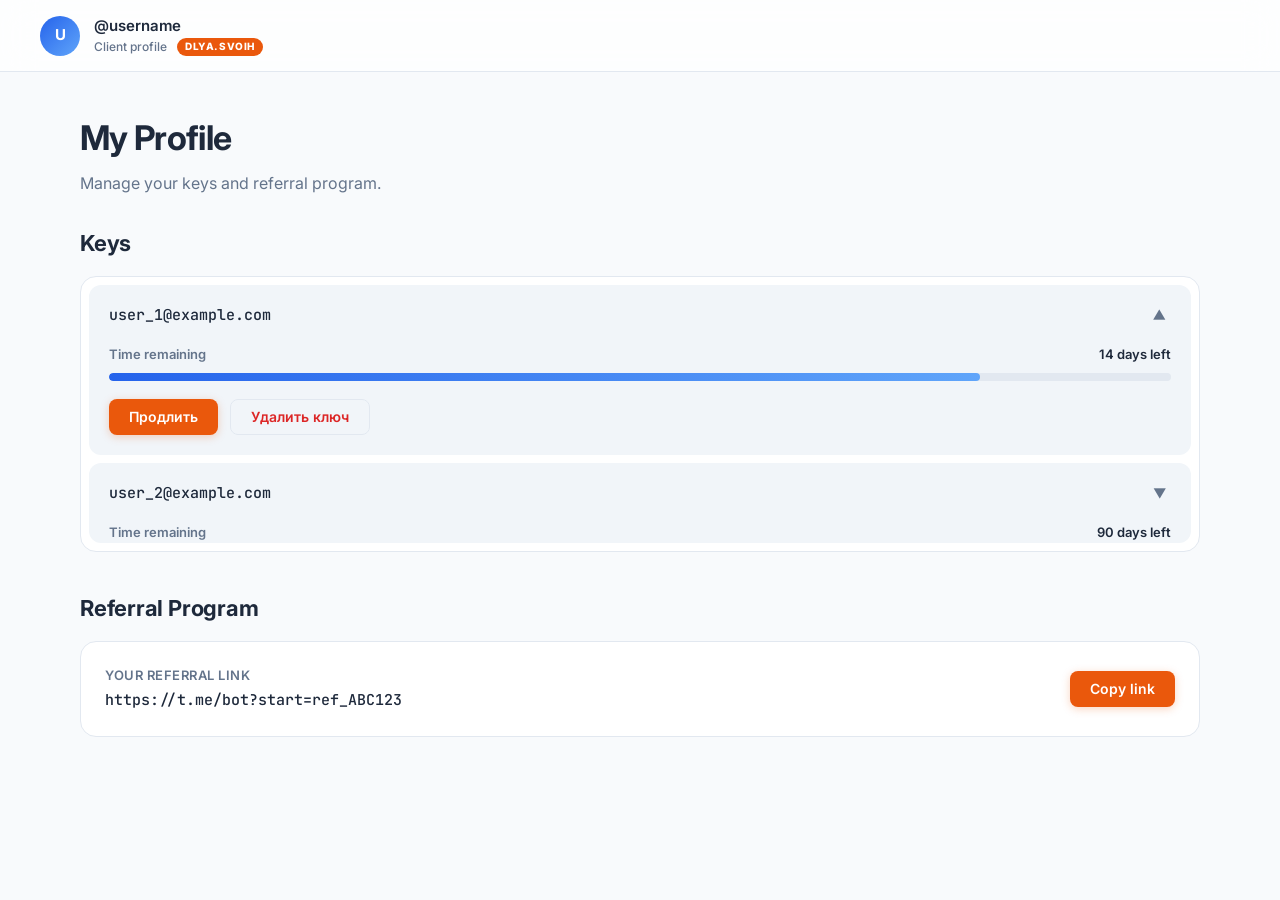
<file: design/profile.html>
<!DOCTYPE html>
<html lang="en">
<head>
  <meta charset="UTF-8">
  <meta name="viewport" content="width=device-width, initial-scale=1.0">
  <title>User Profile</title>
  <link rel="preconnect" href="https://fonts.googleapis.com">
  <link rel="preconnect" href="https://fonts.gstatic.com" crossorigin>
  <link href="https://fonts.googleapis.com/css2?family=Inter:wght@400;500;600;700&family=JetBrains+Mono:wght@500&display=swap" rel="stylesheet">
  <style>
    :root {
      /* Ref: UI/UX Pro Max — SaaS General palette: trust blue + orange accent */
      --background: #F8FAFC;
      --foreground: #1E293B;
      --card: #FFFFFF;
      --primary: #2563EB;
      --primary-foreground: #FFFFFF;
      --secondary: #E9EFF8;
      --secondary-foreground: #1E293B;
      --muted: #F1F5F9;
      --muted-foreground: #64748B;
      --border: #E2E8F0;
      --accent: #EA580C;
      --accent-foreground: #FFFFFF;
      --destructive: #DC2626;
      --destructive-foreground: #FFFFFF;
      --success: #DCFCE7;
      --success-foreground: #166534;
      --radius-m: 16px;
      --radius-pill: 999px;
      --font-body: 'Inter', -apple-system, BlinkMacSystemFont, 'Segoe UI', sans-serif;
      --font-mono: 'JetBrains Mono', monospace;
    }
    @media (prefers-color-scheme: dark) {
      :root {
        --background: #0F172A;
        --foreground: #F8FAFC;
        --card: #111827;
        --primary: #3B82F6;
        --primary-foreground: #FFFFFF;
        --secondary: #1E293B;
        --secondary-foreground: #F8FAFC;
        --muted: #1E293B;
        --muted-foreground: #94A3B8;
        --border: #334155;
        --destructive: #EF4444;
        --success: #14532D;
        --success-foreground: #86EFAC;
      }
    }
    * { box-sizing: border-box; }
    html { scroll-behavior: smooth; }
    body {
      margin: 0;
      background: var(--background);
      color: var(--foreground);
      font-family: var(--font-body);
      min-height: 100vh;
      line-height: 1.5;
    }
    /* Glassmorphism header — ref UI/UX Pro Max Glassmorphism */
    .header {
      position: sticky;
      top: 0;
      z-index: 50;
      height: 72px;
      background: rgba(255, 255, 255, 0.72);
      backdrop-filter: blur(16px);
      -webkit-backdrop-filter: blur(16px);
      border-bottom: 1px solid var(--border);
      display: flex;
      align-items: center;
      padding: 0 40px;
      gap: 14px;
    }
    @media (prefers-color-scheme: dark) {
      .header { background: rgba(15, 23, 42, 0.72); }
    }
    .avatar {
      width: 40px;
      height: 40px;
      border-radius: 50%;
      background: linear-gradient(135deg, var(--primary), #60A5FA);
      flex-shrink: 0;
      display: grid;
      place-items: center;
      color: #fff;
      font-weight: 700;
      font-size: 15px;
    }
    .header-text { display: flex; flex-direction: column; }
    .header-username { font-size: 15px; font-weight: 600; }
    .header-role-row { display: flex; align-items: center; gap: 10px; }
    .header-role { font-size: 12px; color: var(--muted-foreground); font-weight: 500; }
    .brand-label {
      height: 18px;
      padding: 0 8px;
      border-radius: var(--radius-pill);
      background: var(--accent);
      color: var(--accent-foreground);
      font-size: 10px;
      font-weight: 800;
      text-transform: uppercase;
      letter-spacing: 0.06em;
      display: inline-flex;
      align-items: center;
    }
    .container { max-width: 1200px; margin: 0 auto; padding: 40px 40px 64px; }
    .page-title { font-size: 34px; font-weight: 700; margin: 0 0 8px; letter-spacing: -0.02em; }
    .page-subtitle { font-size: 16px; color: var(--muted-foreground); margin: 0 0 32px; }

    .section-title { font-size: 22px; font-weight: 700; margin: 0 0 16px; letter-spacing: -0.01em; }
    .keys-list {
      background: var(--card);
      border: 1px solid var(--border);
      border-radius: var(--radius-m);
      padding: 8px;
      margin-bottom: 40px;
    }

    /* Accordion */
    .accordion {
      background: var(--muted);
      border-radius: calc(var(--radius-m) - 4px);
      margin-bottom: 8px;
      overflow: hidden;
      transition: background 120ms ease;
    }
    .accordion:last-child { margin-bottom: 0; }
    .accordion:hover { background: #E2E8F0; }
    @media (prefers-color-scheme: dark) {
      .accordion:hover { background: #27354f; }
    }
    .accordion-header {
      width: 100%;
      border: none;
      background: transparent;
      display: flex;
      align-items: center;
      justify-content: space-between;
      padding: 18px 20px;
      cursor: pointer;
      font-family: inherit;
      text-align: left;
    }
    .accordion-header:hover { background: rgba(37, 99, 235, 0.04); }
    @media (prefers-color-scheme: dark) {
      .accordion-header:hover { background: rgba(59, 130, 246, 0.08); }
    }
    .key-email {
      font-family: var(--font-mono);
      font-size: 15px;
      font-weight: 500;
      color: var(--foreground);
      overflow: hidden;
      text-overflow: ellipsis;
      white-space: nowrap;
      flex: 1;
      padding-right: 16px;
    }
    .accordion-icon {
      width: 24px;
      height: 24px;
      display: grid;
      place-items: center;
      color: var(--muted-foreground);
      transition: transform 250ms cubic-bezier(0.16, 1, 0.3, 1);
      flex-shrink: 0;
    }
    .accordion.open .accordion-icon { transform: rotate(180deg); }

    .accordion-body {
      display: grid;
      grid-template-rows: 0fr;
      transition: grid-template-rows 300ms cubic-bezier(0.16, 1, 0.3, 1);
    }
    .accordion.open .accordion-body { grid-template-rows: 1fr; }
    .accordion-inner {
      overflow: hidden;
      padding: 0 20px 20px;
    }

    .progress-section { margin-bottom: 18px; }
    .progress-label {
      display: flex;
      justify-content: space-between;
      font-size: 13px;
      font-weight: 600;
      color: var(--muted-foreground);
      margin-bottom: 8px;
    }
    .progress-label span:last-child { color: var(--foreground); }
    .progress-bar-bg {
      height: 8px;
      background: var(--border);
      border-radius: var(--radius-pill);
      overflow: hidden;
    }
    .progress-bar-fill {
      height: 100%;
      background: linear-gradient(90deg, var(--primary), #60A5FA);
      border-radius: var(--radius-pill);
      transition: width 500ms cubic-bezier(0.16, 1, 0.3, 1);
    }
    .accordion-actions {
      display: flex;
      gap: 12px;
      flex-wrap: wrap;
    }

    .btn {
      height: 36px;
      padding: 0 20px;
      border: none;
      border-radius: 8px;
      background: var(--secondary);
      color: var(--secondary-foreground);
      font-family: var(--font-body);
      font-size: 14px;
      font-weight: 600;
      cursor: pointer;
      transition: background 120ms ease, transform 80ms ease;
    }
    .btn:hover { background: #DBEAFE; }
    @media (prefers-color-scheme: dark) {
      .btn:hover { background: #334155; }
    }
    .btn:active { transform: scale(0.98); }
    .btn-primary {
      background: var(--accent);
      color: var(--accent-foreground);
      box-shadow: 0 2px 8px rgba(234, 88, 12, 0.25);
    }
    .btn-primary:hover { background: #C2410C; }
    .btn-destructive {
      background: transparent;
      color: var(--destructive);
      border: 1px solid var(--border);
    }
    .btn-destructive:hover { background: rgba(220, 38, 38, 0.08); border-color: var(--destructive); }

    .referral-card {
      background: var(--card);
      border: 1px solid var(--border);
      border-radius: var(--radius-m);
      padding: 24px;
      display: flex;
      align-items: center;
      justify-content: space-between;
      gap: 24px;
    }
    .referral-info { display: flex; flex-direction: column; gap: 4px; min-width: 0; }
    .referral-label { font-size: 13px; font-weight: 600; color: var(--muted-foreground); text-transform: uppercase; letter-spacing: 0.04em; }
    .referral-link {
      font-family: var(--font-mono);
      font-size: 15px;
      font-weight: 500;
      color: var(--foreground);
      overflow: hidden;
      text-overflow: ellipsis;
      white-space: nowrap;
    }
    .referral-actions { display: flex; gap: 12px; flex-shrink: 0; }

    @media (max-width: 900px) {
      .container { padding: 32px 24px 48px; }
      .header { padding: 0 24px; }
    }
    @media (max-width: 640px) {
      .referral-card { flex-direction: column; align-items: flex-start; }
      .referral-actions { width: 100%; }
      .referral-actions .btn { flex: 1; }
      .page-title { font-size: 28px; }
      .accordion-actions { width: 100%; }
      .accordion-actions .btn { flex: 1; }
    }
  </style>
</head>
<body>
  <header class="header">
    <div class="avatar">U</div>
    <div class="header-text">
      <span class="header-username">@username</span>
      <div class="header-role-row">
        <span class="header-role">Client profile</span>
        <span class="brand-label">dlya.svoih</span>
      </div>
    </div>
  </header>

  <main class="container">
    <h1 class="page-title">My Profile</h1>
    <p class="page-subtitle">Manage your keys and referral program.</p>

    <h2 class="section-title">Keys</h2>
    <div class="keys-list">
      <div class="accordion open" data-key="user_1@example.com">
        <button class="accordion-header" aria-expanded="true">
          <span class="key-email">user_1@example.com</span>
          <span class="accordion-icon" aria-hidden="true">▼</span>
        </button>
        <div class="accordion-body">
          <div class="accordion-inner">
            <div class="progress-section">
              <div class="progress-label">
                <span>Time remaining</span>
                <span>14 days left</span>
              </div>
              <div class="progress-bar-bg">
                <div class="progress-bar-fill" style="width: 82%"></div>
              </div>
            </div>
            <div class="accordion-actions">
              <button class="btn btn-primary">Продлить</button>
              <button class="btn btn-destructive">Удалить ключ</button>
            </div>
          </div>
        </div>
      </div>

      <div class="accordion" data-key="user_2@example.com">
        <button class="accordion-header" aria-expanded="false">
          <span class="key-email">user_2@example.com</span>
          <span class="accordion-icon" aria-hidden="true">▼</span>
        </button>
        <div class="accordion-body">
          <div class="accordion-inner">
            <div class="progress-section">
              <div class="progress-label">
                <span>Time remaining</span>
                <span>90 days left</span>
              </div>
              <div class="progress-bar-bg">
                <div class="progress-bar-fill" style="width: 95%"></div>
              </div>
            </div>
            <div class="accordion-actions">
              <button class="btn btn-primary">Продлить</button>
              <button class="btn btn-destructive">Удалить ключ</button>
            </div>
          </div>
        </div>
      </div>
    </div>

    <h2 class="section-title">Referral Program</h2>
    <div class="referral-card">
      <div class="referral-info">
        <span class="referral-label">Your referral link</span>
        <span class="referral-link">https://t.me/bot?start=ref_ABC123</span>
      </div>
      <div class="referral-actions">
        <button class="btn btn-primary">Copy link</button>
      </div>
    </div>
  </main>

  <script>
    document.querySelectorAll('.accordion-header').forEach(header => {
      header.addEventListener('click', () => {
        const accordion = header.closest('.accordion');
        const isOpen = accordion.classList.contains('open');
        // Optional: close others
        // document.querySelectorAll('.accordion.open').forEach(a => a.classList.remove('open'));
        accordion.classList.toggle('open', !isOpen);
        header.setAttribute('aria-expanded', String(!isOpen));
      });
    });
  </script>
</body>
</html>
</file>
